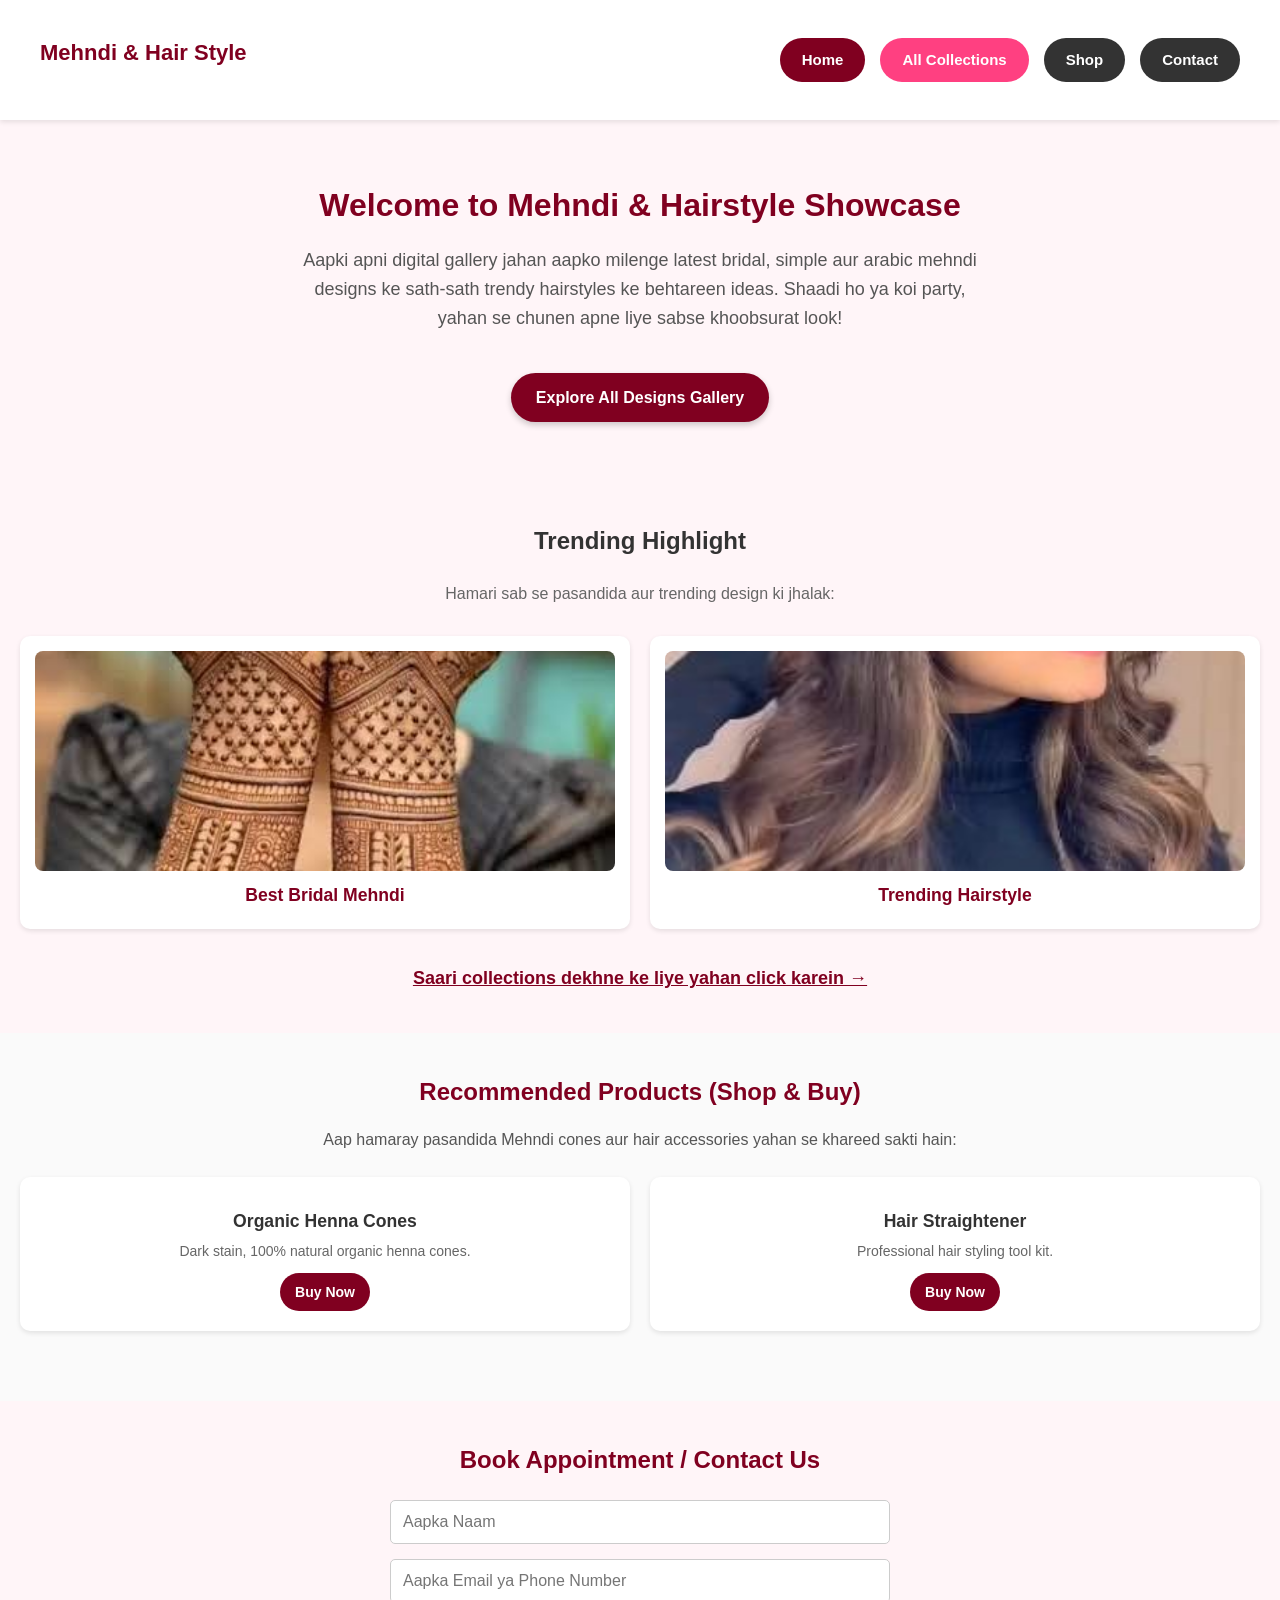
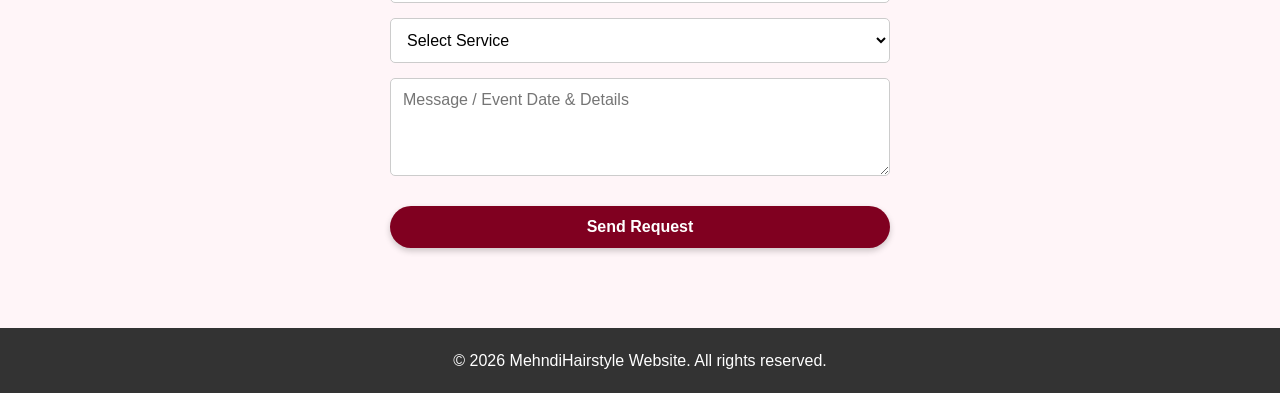
<file: index.html>
<!DOCTYPE html>
<html lang="ur">
<head>
    <meta charset="UTF-8">
    <meta name="viewport" content="width=device-width, initial-scale=1.0, viewport-fit=cover">
    <title>Mehndi & Hairstyle Showcase</title>
    <link rel="stylesheet" href="style.css">
</head>
<body style="font-family: Arial, sans-serif; margin: 0; padding: 0; background-color: #fff5f8;">

    <!-- Header / Navigation -->
    <header style="background-color: #ffffff; padding: 20px; box-shadow: 0 2px 5px rgba(0,0,0,0.1);">
        <div class="nav-container" style="text-align: center;">
            <h1 style="color: #800020; margin: 0 0 15px 0;">Mehndi & Hair Style</h1>
            <nav style="display: flex; justify-content: center; gap: 15px; flex-wrap: wrap;">
                <a href="index.html" style="background-color: #800020; color: white; padding: 10px 22px; text-decoration: none; border-radius: 25px; font-weight: bold; display: inline-block;">Home</a>
                <a href="gallery.html" style="background-color: #ff4081; color: white; padding: 10px 22px; text-decoration: none; border-radius: 25px; font-weight: bold; display: inline-block;">All Collections</a>
                <a href="#shop" style="background-color: #333; color: white; padding: 10px 22px; text-decoration: none; border-radius: 25px; font-weight: bold; display: inline-block;">Shop</a>
                <a href="#contact" style="background-color: #333; color: white; padding: 10px 22px; text-decoration: none; border-radius: 25px; font-weight: bold; display: inline-block;">Contact</a>
            </nav>
        </div>
    </header>

    <!-- 1. FIRST PAGE / INTRODUCTION SECTION (Hero Section) -->
    <section class="hero" style="text-align: center; padding: 60px 20px; background: #fff5f8;">
        <h2 style="font-size: 32px; color: #800020; margin-bottom: 15px;">Welcome to Mehndi & Hairstyle Showcase</h2>
        <p style="font-size: 18px; color: #555; max-width: 700px; margin: 0 auto 25px;">
            Aapki apni digital gallery jahan aapko milenge latest bridal, simple aur arabic mehndi designs ke sath-sath trendy hairstyles ke behtareen ideas. Shaadi ho ya koi party, yahan se chunen apne liye sabse khoobsurat look!
        </p>
        <a href="gallery.html" class="btn" style="background: #800020; color: #fff; padding: 12px 25px; text-decoration: none; border-radius: 25px; font-weight: bold; display: inline-block;">Explore All Designs Gallery</a>
    </section>

    <!-- Featured / Attraction Section (Sirf 1 ya 2 Best Pics) -->
    <section style="padding: 40px 20px; text-align: center;">
        <h2 style="color: #333; margin-bottom: 20px;">Trending Highlight</h2>
        <p style="color: #666; margin-bottom: 30px;">Hamari sab se pasandida aur trending design ki jhalak:</p>
        
        <div class="gallery" style="display: flex; justify-content: center; gap: 20px; flex-wrap: wrap;">
            <!-- Best Bridal Mehndi Pic -->
            <div class="card" style="max-width: 300px; background: white; padding: 15px; border-radius: 10px; box-shadow: 0 2px 5px rgba(0,0,0,0.1);">
                <img src="mehndiapp/bridal/bridal 1.jpg" alt="Featured Bridal Mehndi" style="width: 100%; border-radius: 8px;">
                <h3 style="margin-top: 10px; color: #800020;">Best Bridal Mehndi</h3>
            </div>
            <!-- Best Open Hair Pic -->
            <div class="card" style="max-width: 300px; background: white; padding: 15px; border-radius: 10px; box-shadow: 0 2px 5px rgba(0,0,0,0.1);">
                <img src="hairstyle/open/1.jpg" alt="Featured Hairstyle" style="width: 100%; border-radius: 8px;">
                <h3 style="margin-top: 10px; color: #800020;">Trending Hairstyle</h3>
            </div>
        </div>

        <div style="margin-top: 35px;">
            <a href="gallery.html" style="color: #800020; font-weight: bold; font-size: 18px; text-decoration: underline;">Saari collections dekhne ke liye yahan click karein &rarr;</a>
        </div>
    </section>

    <!-- Shop / Affiliate Products -->
    <section id="shop" class="shop-section" style="padding: 40px 20px; background: #fafafa; text-align: center;">
        <h2 style="color: #800020;">Recommended Products (Shop & Buy)</h2>
        <p style="color: #555; margin-bottom: 25px;">Aap hamaray pasandida Mehndi cones aur hair accessories yahan se khareed sakti hain:</p>
        <div class="gallery" style="display: flex; justify-content: center; gap: 20px; flex-wrap: wrap;">
            <div class="card" style="background: white; padding: 20px; border-radius: 10px; max-width: 280px; box-shadow: 0 2px 5px rgba(0,0,0,0.1);">
                <h3 style="color: #333;">Organic Henna Cones</h3>
                <p style="color: #666; font-size: 14px;">Dark stain, 100% natural organic henna cones.</p>
                <a href="#" class="btn-buy" style="display: inline-block; margin-top: 10px; background: #800020; color: white; padding: 8px 15px; text-decoration: none; border-radius: 20px; font-size: 14px;" target="_blank">Buy Now</a>
            </div>
            <div class="card" style="background: white; padding: 20px; border-radius: 10px; max-width: 280px; box-shadow: 0 2px 5px rgba(0,0,0,0.1);">
                <h3 style="color: #333;">Hair Straightener</h3>
                <p style="color: #666; font-size: 14px;">Professional hair styling tool kit.</p>
                <a href="#" class="btn-buy" style="display: inline-block; margin-top: 10px; background: #800020; color: white; padding: 8px 15px; text-decoration: none; border-radius: 20px; font-size: 14px;" target="_blank">Buy Now</a>
            </div>
        </div>
    </section>

    <!-- Contact & Booking Form -->
    <section id="contact" class="contact-section" style="padding: 40px 20px; text-align: center; max-width: 600px; margin: 0 auto;">
        <h2 style="color: #800020; margin-bottom: 20px;">Book Appointment / Contact Us</h2>
        <form id="contactForm" style="display: flex; flex-direction: column; gap: 15px;">
            <input type="text" placeholder="Aapka Naam" required style="padding: 12px; border: 1px solid #ccc; border-radius: 5px; font-size: 16px;">
            <input type="email" placeholder="Aapka Email ya Phone Number" required style="padding: 12px; border: 1px solid #ccc; border-radius: 5px; font-size: 16px;">
            <select required style="padding: 12px; border: 1px solid #ccc; border-radius: 5px; font-size: 16px;">
                <option value="">Select Service</option>
                <option value="mehndi">Mehndi Booking</option>
                <option value="hairstyle">Hairstyle Booking</option>
            </select>
            <textarea placeholder="Message / Event Date & Details" rows="4" required style="padding: 12px; border: 1px solid #ccc; border-radius: 5px; font-size: 16px;"></textarea>
            <button type="submit" class="btn" style="background: #800020; color: white; padding: 12px; border: none; border-radius: 25px; font-weight: bold; font-size: 16px; cursor: pointer;">Send Request</button>
        </form>
    </section>

    <!-- Footer -->
    <footer style="text-align: center; padding: 20px; background-color: #333; color: white; margin-top: 40px;">
        <p>&copy; 2026 MehndiHairstyle Website. All rights reserved.</p>
    </footer>

    <script src="script.js"></script>
</body>
</html>
</file>
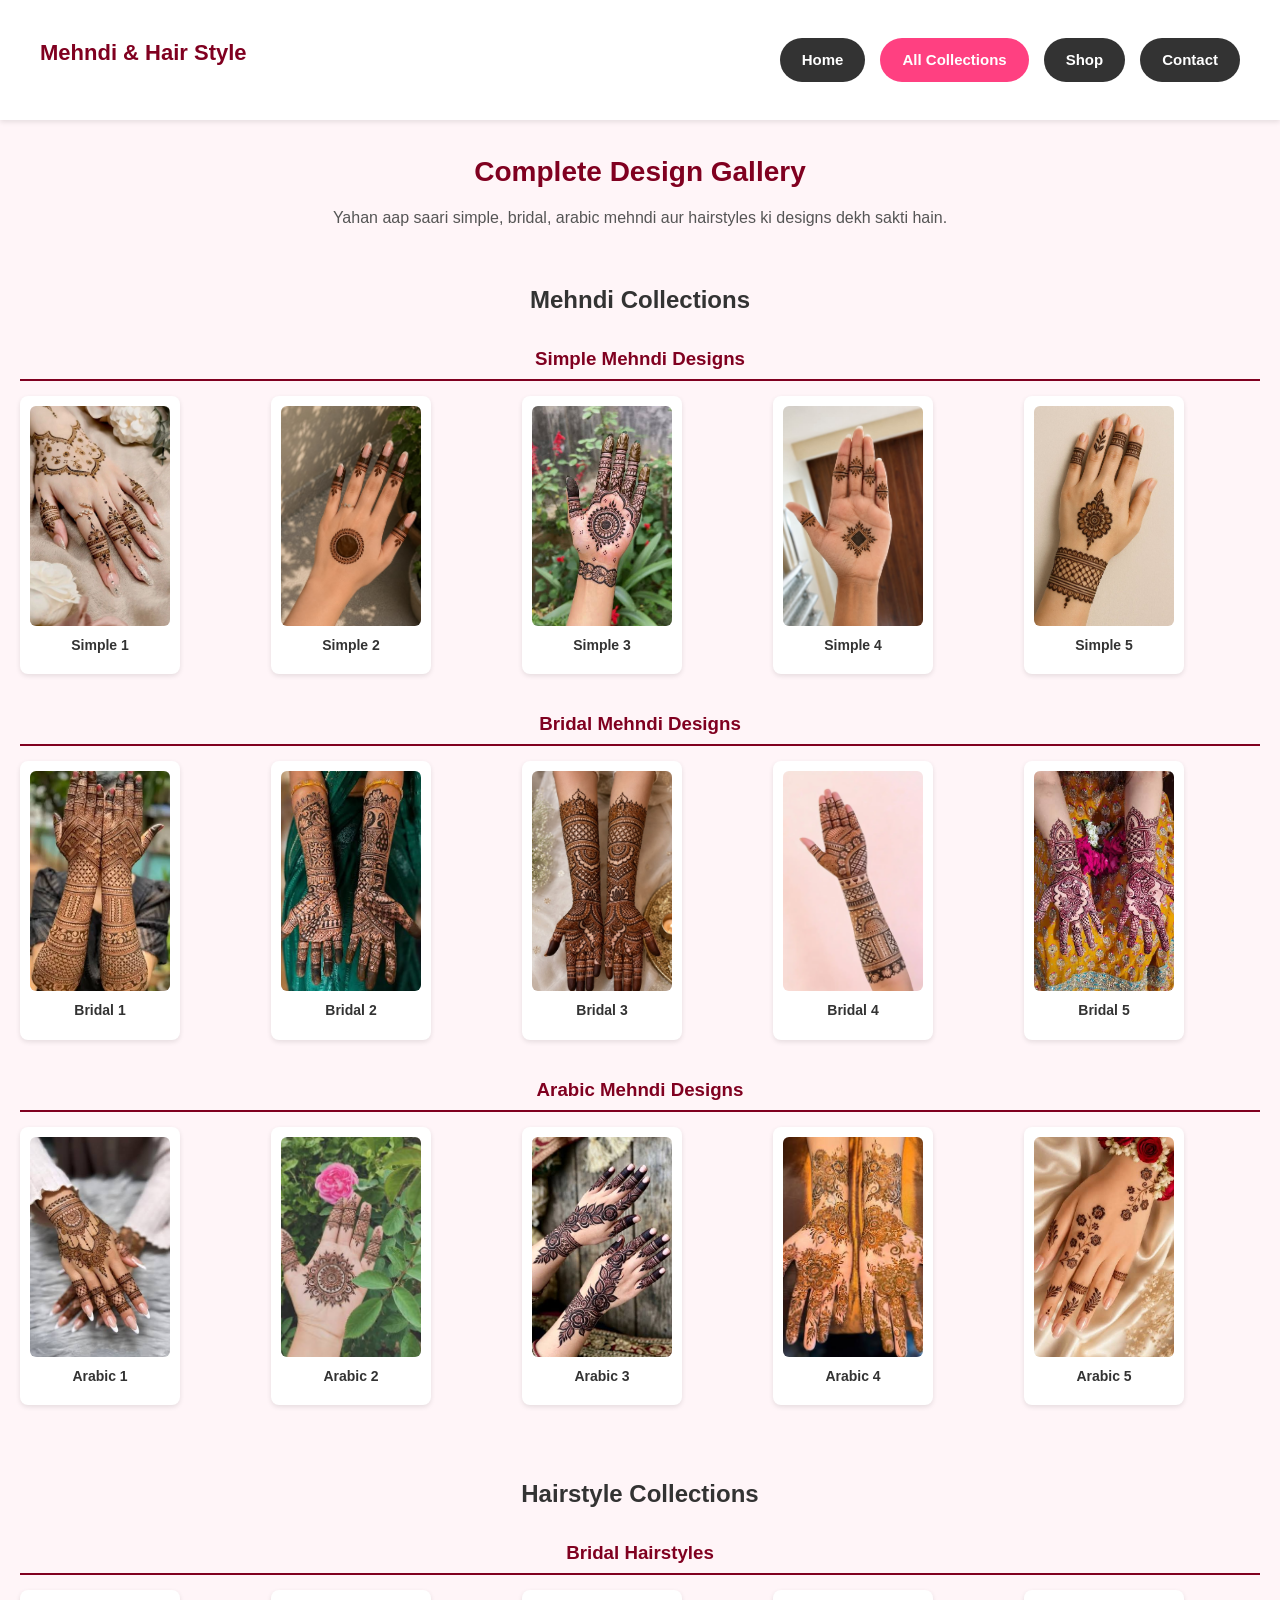
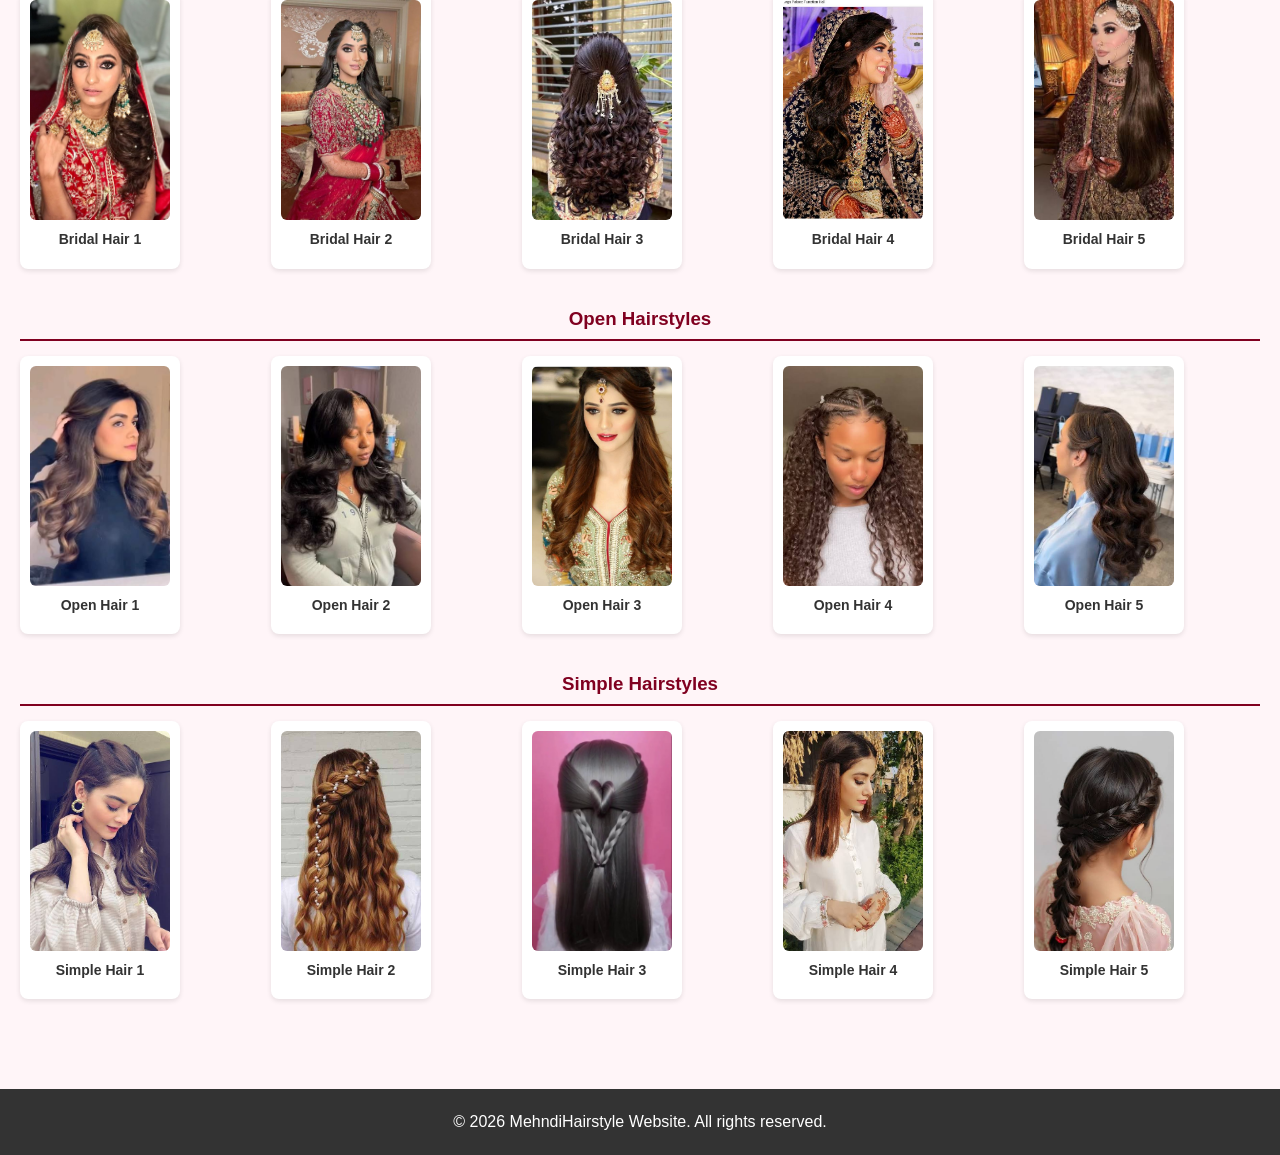
<file: gallery.html>
<!DOCTYPE html>
<html lang="ur">
<head>
    <meta charset="UTF-8">
    <meta name="viewport" content="width=device-width, initial-scale=1.0, viewport-fit=cover">
    <title>All Collections - Mehndi & Hairstyle</title>
    <link rel="stylesheet" href="style.css">
</head>
<body style="font-family: Arial, sans-serif; margin: 0; padding: 0; background-color: #fff5f8;">

    <!-- Header / Navigation -->
    <header style="background-color: #ffffff; padding: 20px; box-shadow: 0 2px 5px rgba(0,0,0,0.1);">
        <div class="nav-container" style="text-align: center;">
            <h1 style="color: #800020; margin: 0 0 15px 0;">Mehndi & Hair Style</h1>
            <nav style="display: flex; justify-content: center; gap: 15px; flex-wrap: wrap;">
                <a href="index.html" style="background-color: #333; color: white; padding: 10px 22px; text-decoration: none; border-radius: 25px; font-weight: bold; display: inline-block;">Home</a>
                <a href="gallery.html" style="background-color: #ff4081; color: white; padding: 10px 22px; text-decoration: none; border-radius: 25px; font-weight: bold; display: inline-block;">All Collections</a>
                <a href="index.html#shop" style="background-color: #333; color: white; padding: 10px 22px; text-decoration: none; border-radius: 25px; font-weight: bold; display: inline-block;">Shop</a>
                <a href="index.html#contact" style="background-color: #333; color: white; padding: 10px 22px; text-decoration: none; border-radius: 25px; font-weight: bold; display: inline-block;">Contact</a>
            </nav>
        </div>
    </header>

    <div style="text-align: center; padding: 30px 20px; background: #fff5f8;">
        <h2 style="color: #800020; font-size: 28px; margin-bottom: 10px;">Complete Design Gallery</h2>
        <p style="color: #555; font-size: 16px;">Yahan aap saari simple, bridal, arabic mehndi aur hairstyles ki designs dekh sakti hain.</p>
    </div>

    <!-- ================= MEHNDI SECTION ================= -->
    <section class="gallery-section" style="padding: 20px; max-width: 1000px; margin: 0 auto;">
        <h2 style="text-align: center; color: #333; margin-bottom: 20px;">Mehndi Collections</h2>

        <!-- Simple Mehndi -->
        <h3 style="color: #800020; margin: 25px 0 15px; border-bottom: 2px solid #800020; padding-bottom: 5px;">Simple Mehndi Designs</h3>
        <div class="gallery" style="display: flex; justify-content: center; gap: 15px; flex-wrap: wrap;">
            <div class="card" style="background: white; padding: 10px; border-radius: 8px; width: 160px; box-shadow: 0 2px 5px rgba(0,0,0,0.1); text-align: center;"><img src="mehndiapp/simple/1.jpg" alt="Simple 1" style="width: 100%; border-radius: 6px;"><h3 style="font-size: 14px; margin: 8px 0; color: #333;">Simple 1</h3></div>
            <div class="card" style="background: white; padding: 10px; border-radius: 8px; width: 160px; box-shadow: 0 2px 5px rgba(0,0,0,0.1); text-align: center;"><img src="mehndiapp/simple/2.jpg" alt="Simple 2" style="width: 100%; border-radius: 6px;"><h3 style="font-size: 14px; margin: 8px 0; color: #333;">Simple 2</h3></div>
            <div class="card" style="background: white; padding: 10px; border-radius: 8px; width: 160px; box-shadow: 0 2px 5px rgba(0,0,0,0.1); text-align: center;"><img src="mehndiapp/simple/3.jpg" alt="Simple 3" style="width: 100%; border-radius: 6px;"><h3 style="font-size: 14px; margin: 8px 0; color: #333;">Simple 3</h3></div>
            <div class="card" style="background: white; padding: 10px; border-radius: 8px; width: 160px; box-shadow: 0 2px 5px rgba(0,0,0,0.1); text-align: center;"><img src="mehndiapp/simple/4.jpg" alt="Simple 4" style="width: 100%; border-radius: 6px;"><h3 style="font-size: 14px; margin: 8px 0; color: #333;">Simple 4</h3></div>
            <div class="card" style="background: white; padding: 10px; border-radius: 8px; width: 160px; box-shadow: 0 2px 5px rgba(0,0,0,0.1); text-align: center;"><img src="mehndiapp/simple/5.jpg" alt="Simple 5" style="width: 100%; border-radius: 6px;"><h3 style="font-size: 14px; margin: 8px 0; color: #333;">Simple 5</h3></div>
        </div>

        <!-- Bridal Mehndi -->
        <h3 style="color: #800020; margin: 35px 0 15px; border-bottom: 2px solid #800020; padding-bottom: 5px;">Bridal Mehndi Designs</h3>
        <div class="gallery" style="display: flex; justify-content: center; gap: 15px; flex-wrap: wrap;">
            <div class="card" style="background: white; padding: 10px; border-radius: 8px; width: 160px; box-shadow: 0 2px 5px rgba(0,0,0,0.1); text-align: center;"><img src="mehndiapp/bridal/bridal 1.jpg" alt="Bridal 1" style="width: 100%; border-radius: 6px;"><h3 style="font-size: 14px; margin: 8px 0; color: #333;">Bridal 1</h3></div>
            <div class="card" style="background: white; padding: 10px; border-radius: 8px; width: 160px; box-shadow: 0 2px 5px rgba(0,0,0,0.1); text-align: center;"><img src="mehndiapp/bridal/bridal 2.jpg" alt="Bridal 2" style="width: 100%; border-radius: 6px;"><h3 style="font-size: 14px; margin: 8px 0; color: #333;">Bridal 2</h3></div>
            <div class="card" style="background: white; padding: 10px; border-radius: 8px; width: 160px; box-shadow: 0 2px 5px rgba(0,0,0,0.1); text-align: center;"><img src="mehndiapp/bridal/bridal 3.jpg" alt="Bridal 3" style="width: 100%; border-radius: 6px;"><h3 style="font-size: 14px; margin: 8px 0; color: #333;">Bridal 3</h3></div>
            <div class="card" style="background: white; padding: 10px; border-radius: 8px; width: 160px; box-shadow: 0 2px 5px rgba(0,0,0,0.1); text-align: center;"><img src="mehndiapp/bridal/bridal 4.jpg" alt="Bridal 4" style="width: 100%; border-radius: 6px;"><h3 style="font-size: 14px; margin: 8px 0; color: #333;">Bridal 4</h3></div>
            <div class="card" style="background: white; padding: 10px; border-radius: 8px; width: 160px; box-shadow: 0 2px 5px rgba(0,0,0,0.1); text-align: center;"><img src="mehndiapp/bridal/bridal 5.jpg" alt="Bridal 5" style="width: 100%; border-radius: 6px;"><h3 style="font-size: 14px; margin: 8px 0; color: #333;">Bridal 5</h3></div>
        </div>

        <!-- Arabic Mehndi -->
        <h3 style="color: #800020; margin: 35px 0 15px; border-bottom: 2px solid #800020; padding-bottom: 5px;">Arabic Mehndi Designs</h3>
        <div class="gallery" style="display: flex; justify-content: center; gap: 15px; flex-wrap: wrap;">
            <div class="card" style="background: white; padding: 10px; border-radius: 8px; width: 160px; box-shadow: 0 2px 5px rgba(0,0,0,0.1); text-align: center;"><img src="mehndiapp/arabic/1.jpg" alt="Arabic 1" style="width: 100%; border-radius: 6px;"><h3 style="font-size: 14px; margin: 8px 0; color: #333;">Arabic 1</h3></div>
            <div class="card" style="background: white; padding: 10px; border-radius: 8px; width: 160px; box-shadow: 0 2px 5px rgba(0,0,0,0.1); text-align: center;"><img src="mehndiapp/arabic/2.jpg" alt="Arabic 2" style="width: 100%; border-radius: 6px;"><h3 style="font-size: 14px; margin: 8px 0; color: #333;">Arabic 2</h3></div>
            <div class="card" style="background: white; padding: 10px; border-radius: 8px; width: 160px; box-shadow: 0 2px 5px rgba(0,0,0,0.1); text-align: center;"><img src="mehndiapp/arabic/3.jpg" alt="Arabic 3" style="width: 100%; border-radius: 6px;"><h3 style="font-size: 14px; margin: 8px 0; color: #333;">Arabic 3</h3></div>
            <div class="card" style="background: white; padding: 10px; border-radius: 8px; width: 160px; box-shadow: 0 2px 5px rgba(0,0,0,0.1); text-align: center;"><img src="mehndiapp/arabic/4.jpg" alt="Arabic 4" style="width: 100%; border-radius: 6px;"><h3 style="font-size: 14px; margin: 8px 0; color: #333;">Arabic 4</h3></div>
            <div class="card" style="background: white; padding: 10px; border-radius: 8px; width: 160px; box-shadow: 0 2px 5px rgba(0,0,0,0.1); text-align: center;"><img src="mehndiapp/arabic/5.jpg" alt="Arabic 5" style="width: 100%; border-radius: 6px;"><h3 style="font-size: 14px; margin: 8px 0; color: #333;">Arabic 5</h3></div>
        </div>
    </section>

    <!-- ================= HAIRSTYLE SECTION ================= -->
    <section class="gallery-section" style="padding: 20px; max-width: 1000px; margin: 0 auto;">
        <h2 style="text-align: center; color: #333; margin-bottom: 20px;">Hairstyle Collections</h2>

        <!-- Bridal Hairstyle -->
        <h3 style="color: #800020; margin: 25px 0 15px; border-bottom: 2px solid #800020; padding-bottom: 5px;">Bridal Hairstyles</h3>
        <div class="gallery" style="display: flex; justify-content: center; gap: 15px; flex-wrap: wrap;">
            <div class="card" style="background: white; padding: 10px; border-radius: 8px; width: 160px; box-shadow: 0 2px 5px rgba(0,0,0,0.1); text-align: center;"><img src="hairstyle/bridal/1.jpg" alt="Bridal Hair 1" style="width: 100%; border-radius: 6px;"><h3 style="font-size: 14px; margin: 8px 0; color: #333;">Bridal Hair 1</h3></div>
            <div class="card" style="background: white; padding: 10px; border-radius: 8px; width: 160px; box-shadow: 0 2px 5px rgba(0,0,0,0.1); text-align: center;"><img src="hairstyle/bridal/2.jpg" alt="Bridal Hair 2" style="width: 100%; border-radius: 6px;"><h3 style="font-size: 14px; margin: 8px 0; color: #333;">Bridal Hair 2</h3></div>
            <div class="card" style="background: white; padding: 10px; border-radius: 8px; width: 160px; box-shadow: 0 2px 5px rgba(0,0,0,0.1); text-align: center;"><img src="hairstyle/bridal/3.jpg" alt="Bridal Hair 3" style="width: 100%; border-radius: 6px;"><h3 style="font-size: 14px; margin: 8px 0; color: #333;">Bridal Hair 3</h3></div>
            <div class="card" style="background: white; padding: 10px; border-radius: 8px; width: 160px; box-shadow: 0 2px 5px rgba(0,0,0,0.1); text-align: center;"><img src="hairstyle/bridal/4.jpg" alt="Bridal Hair 4" style="width: 100%; border-radius: 6px;"><h3 style="font-size: 14px; margin: 8px 0; color: #333;">Bridal Hair 4</h3></div>
            <div class="card" style="background: white; padding: 10px; border-radius: 8px; width: 160px; box-shadow: 0 2px 5px rgba(0,0,0,0.1); text-align: center;"><img src="hairstyle/bridal/5.jpg" alt="Bridal Hair 5" style="width: 100%; border-radius: 6px;"><h3 style="font-size: 14px; margin: 8px 0; color: #333;">Bridal Hair 5</h3></div>
        </div>

        <!-- Open Hairstyle -->
        <h3 style="color: #800020; margin: 35px 0 15px; border-bottom: 2px solid #800020; padding-bottom: 5px;">Open Hairstyles</h3>
        <div class="gallery" style="display: flex; justify-content: center; gap: 15px; flex-wrap: wrap;">
            <div class="card" style="background: white; padding: 10px; border-radius: 8px; width: 160px; box-shadow: 0 2px 5px rgba(0,0,0,0.1); text-align: center;"><img src="hairstyle/open/1.jpg" alt="Open Hair 1" style="width: 100%; border-radius: 6px;"><h3 style="font-size: 14px; margin: 8px 0; color: #333;">Open Hair 1</h3></div>
            <div class="card" style="background: white; padding: 10px; border-radius: 8px; width: 160px; box-shadow: 0 2px 5px rgba(0,0,0,0.1); text-align: center;"><img src="hairstyle/open/2.jpg" alt="Open Hair 2" style="width: 100%; border-radius: 6px;"><h3 style="font-size: 14px; margin: 8px 0; color: #333;">Open Hair 2</h3></div>
            <div class="card" style="background: white; padding: 10px; border-radius: 8px; width: 160px; box-shadow: 0 2px 5px rgba(0,0,0,0.1); text-align: center;"><img src="hairstyle/open/3.jpg" alt="Open Hair 3" style="width: 100%; border-radius: 6px;"><h3 style="font-size: 14px; margin: 8px 0; color: #333;">Open Hair 3</h3></div>
            <div class="card" style="background: white; padding: 10px; border-radius: 8px; width: 160px; box-shadow: 0 2px 5px rgba(0,0,0,0.1); text-align: center;"><img src="hairstyle/open/4.jpg" alt="Open Hair 4" style="width: 100%; border-radius: 6px;"><h3 style="font-size: 14px; margin: 8px 0; color: #333;">Open Hair 4</h3></div>
            <div class="card" style="background: white; padding: 10px; border-radius: 8px; width: 160px; box-shadow: 0 2px 5px rgba(0,0,0,0.1); text-align: center;"><img src="hairstyle/open/5.jpg" alt="Open Hair 5" style="width: 100%; border-radius: 6px;"><h3 style="font-size: 14px; margin: 8px 0; color: #333;">Open Hair 5</h3></div>
        </div>

        <!-- Simple Hairstyle -->
        <h3 style="color: #800020; margin: 35px 0 15px; border-bottom: 2px solid #800020; padding-bottom: 5px;">Simple Hairstyles</h3>
        <div class="gallery" style="display: flex; justify-content: center; gap: 15px; flex-wrap: wrap;">
            <div class="card" style="background: white; padding: 10px; border-radius: 8px; width: 160px; box-shadow: 0 2px 5px rgba(0,0,0,0.1); text-align: center;"><img src="hairstyle/simple/1.jpg" alt="Simple Hair 1" style="width: 100%; border-radius: 6px;"><h3 style="font-size: 14px; margin: 8px 0; color: #333;">Simple Hair 1</h3></div>
            <div class="card" style="background: white; padding: 10px; border-radius: 8px; width: 160px; box-shadow: 0 2px 5px rgba(0,0,0,0.1); text-align: center;"><img src="hairstyle/simple/2.jpg" alt="Simple Hair 2" style="width: 100%; border-radius: 6px;"><h3 style="font-size: 14px; margin: 8px 0; color: #333;">Simple Hair 2</h3></div>
            <div class="card" style="background: white; padding: 10px; border-radius: 8px; width: 160px; box-shadow: 0 2px 5px rgba(0,0,0,0.1); text-align: center;"><img src="hairstyle/simple/3.jpg" alt="Simple Hair 3" style="width: 100%; border-radius: 6px;"><h3 style="font-size: 14px; margin: 8px 0; color: #333;">Simple Hair 3</h3></div>
            <div class="card" style="background: white; padding: 10px; border-radius: 8px; width: 160px; box-shadow: 0 2px 5px rgba(0,0,0,0.1); text-align: center;"><img src="hairstyle/simple/4.jpg" alt="Simple Hair 4" style="width: 100%; border-radius: 6px;"><h3 style="font-size: 14px; margin: 8px 0; color: #333;">Simple Hair 4</h3></div>
            <div class="card" style="background: white; padding: 10px; border-radius: 8px; width: 160px; box-shadow: 0 2px 5px rgba(0,0,0,0.1); text-align: center;"><img src="hairstyle/simple/5.jpg" alt="Simple Hair 5" style="width: 100%; border-radius: 6px;"><h3 style="font-size: 14px; margin: 8px 0; color: #333;">Simple Hair 5</h3></div>
        </div>
    </section>

    <!-- Footer -->
    <footer style="text-align: center; padding: 20px; background-color: #333; color: white; margin-top: 40px;">
        <p>&copy; 2026 MehndiHairstyle Website. All rights reserved.</p>
    </footer>

</body>
</html>
</file>
<file: style.css>
/* --- Global Reset & Box Sizing --- */
* {
    margin: 0;
    padding: 0;
    box-sizing: border-box;
    font-family: 'Segoe UI', Tahoma, Geneva, Verdana, sans-serif;
}

html, body {
    width: 100% !important;
    overflow-x: hidden !important;
    position: relative !important;
    margin: 0 !important;
    padding: 0 !important;
    background-color: #fdf8f5;
    color: #333;
    line-height: 1.6;
    min-height: 100vh;
    min-height: -webkit-fill-available;
    -webkit-text-size-adjust: 100%;
}

/* iPhone Notch & Safe Area Fix */
body {
    padding-left: env(safe-area-inset-left);
    padding-right: env(safe-area-inset-right);
}

/* Container safety to prevent horizontal overflow */
div, section, header, footer, img {
    max-width: 100% !important;
    box-sizing: border-box !important;
}

img {
    height: auto;
    display: block;
}

/* --- Header & Nav (Desktop View) --- */
header {
    background-color: #ffffff;
    box-shadow: 0 2px 5px rgba(0,0,0,0.1);
    position: sticky;
    top: 0;
    z-index: 1000;
    width: 100%;
}

.nav-container {
    max-width: 1200px;
    margin: 0 auto;
    padding: 15px 20px;
    display: flex;
    justify-content: space-between;
    align-items: center;
    flex-wrap: wrap;
}

header h1 {
    font-size: 22px;
    color: #800020;
    margin: 0;
}

nav {
    display: flex;
    gap: 15px;
    flex-wrap: wrap;
    align-items: center;
}

nav a {
    text-decoration: none;
    background-color: #800020;
    color: white;
    padding: 8px 18px;
    border-radius: 20px;
    font-weight: 600;
    font-size: 15px;
    transition: all 0.3s ease;
    display: inline-block;
}

nav a:hover {
    background-color: #ff4081;
}

/* --- Hero Section --- */
.hero {
    text-align: center;
    padding: 60px 20px;
    background: linear-gradient(rgba(128, 0, 32, 0.8), rgba(0, 0, 0, 0.7)), url('https://via.placeholder.com/1200x400');
    background-size: cover;
    background-position: center;
    color: white;
}

.hero h1 {
    font-size: 2.5rem;
    margin-bottom: 15px;
}

.btn {
    display: inline-block;
    background: #800020;
    color: white;
    padding: 12px 25px;
    text-decoration: none;
    border-radius: 25px;
    font-weight: bold;
    margin-top: 15px;
    border: none;
    cursor: pointer;
    box-shadow: 0 3px 6px rgba(0,0,0,0.2);
    transition: background 0.3s;
}

.btn:hover {
    background: #ff4081;
}

/* --- Ad Spaces --- */
.ad-space {
    background: #eee;
    border: 2px dashed #ccc;
    text-align: center;
    padding: 20px;
    margin: 20px auto;
    max-width: 800px;
    color: #666;
}

/* --- Gallery & Cards --- */
.gallery-section, .shop-section, .contact-section {
    padding: 40px 20px;
    max-width: 1100px;
    margin: auto;
    text-align: center;
}

.gallery-section h2, .shop-section h2, .contact-section h2 {
    color: #800020;
    margin-bottom: 15px;
}

.gallery {
    display: grid !important;
    grid-template-columns: repeat(auto-fit, minmax(220px, 1fr));
    gap: 20px;
    margin-bottom: 30px;
    width: 100% !important;
}

.card {
    background: white;
    border-radius: 10px;
    overflow: hidden;
    box-shadow: 0 4px 8px rgba(0, 0, 0, 0.1);
    padding: 15px;
    width: 100%;
}

.card img {
    width: 100%;
    height: 220px;
    object-fit: cover;
    border-radius: 6px;
}

.card h3 {
    margin: 10px 0 5px;
    color: #800020;
    font-size: 1.1rem;
}

.btn-buy {
    display: inline-block;
    background: #800020;
    color: white;
    padding: 8px 18px;
    text-decoration: none;
    border-radius: 20px;
    margin-top: 10px;
    font-weight: bold;
}

.btn-buy:hover {
    background: #ff4081;
}

/* --- Contact Form --- */
#contactForm {
    display: flex;
    flex-direction: column;
    max-width: 500px;
    margin: auto;
    gap: 15px;
}

#contactForm input, #contactForm select, #contactForm textarea {
    padding: 12px;
    border: 1px solid #ccc;
    border-radius: 8px;
    font-size: 16px;
    width: 100%;
    background-color: #fff;
}

/* --- Footer --- */
footer {
    background: #333;
    color: white;
    text-align: center;
    padding: 15px;
    margin-top: 30px;
    width: 100%;
}

/* --- Mobile High Attraction & Sticky Modern Bar (Phones) --- */
@media (max-width: 768px) {
    header {
        background: linear-gradient(135deg, #800020, #b3002d) !important;
        padding: 12px 10px !important;
        box-shadow: 0 4px 12px rgba(0,0,0,0.2) !important;
        border-bottom-left-radius: 18px;
        border-bottom-right-radius: 18px;
    }

    .nav-container {
        flex-direction: column !important;
        align-items: center !important;
        text-align: center !important;
        padding: 5px !important;
    }

    header h1 {
        color: #ffffff !important;
        font-size: 20px !important;
        font-weight: 700 !important;
        margin-bottom: 10px !important;
        text-shadow: 0 2px 4px rgba(0,0,0,0.2);
    }

    nav {
        display: flex !important;
        flex-direction: row !important;
        justify-content: center !important;
        gap: 6px !important;
        width: 100% !important;
        overflow-x: auto !important;
        padding-bottom: 4px;
    }

    nav a {
        background-color: #ffffff !important;
        color: #800020 !important;
        font-size: 12px !important;
        font-weight: 700 !important;
        padding: 6px 12px !important;
        border-radius: 18px !important;
        box-shadow: 0 2px 5px rgba(0,0,0,0.15) !important;
        white-space: nowrap;
    }

    nav a:hover, nav a:active {
        background-color: #ff4081 !important;
        color: #ffffff !important;
    }

    .hero {
        background: linear-gradient(rgba(128, 0, 32, 0.85), rgba(0, 0, 0, 0.8)), url('https://via.placeholder.com/600x400') !important;
        padding: 40px 15px !important;
        border-radius: 0 0 18px 18px;
        margin-bottom: 10px;
    }

    .hero h1 {
        font-size: 24px !important;
        color: #ff94b8 !important;
    }

    .hero p {
        font-size: 13px !important;
        color: #f1f1f1 !important;
    }

    .gallery {
        display: grid !important;
        grid-template-columns: repeat(2, 1fr) !important;
        gap: 10px !important;
        padding: 5px !important;
    }

    .card {
        background: #ffffff !important;
        border-radius: 10px !important;
        padding: 8px !important;
        box-shadow: 0 3px 8px rgba(128, 0, 32, 0.1) !important;
        border: 1px solid #f9e2e6;
    }

    .card img {
        height: 140px !important;
        border-radius: 6px !important;
    }

    .card h3 {
        font-size: 12px !important;
        color: #800020 !important;
        margin-top: 6px !important;
    }

    #contactForm {
        width: 100% !important;
        padding: 0 5px !important;
    }
}
</file>
